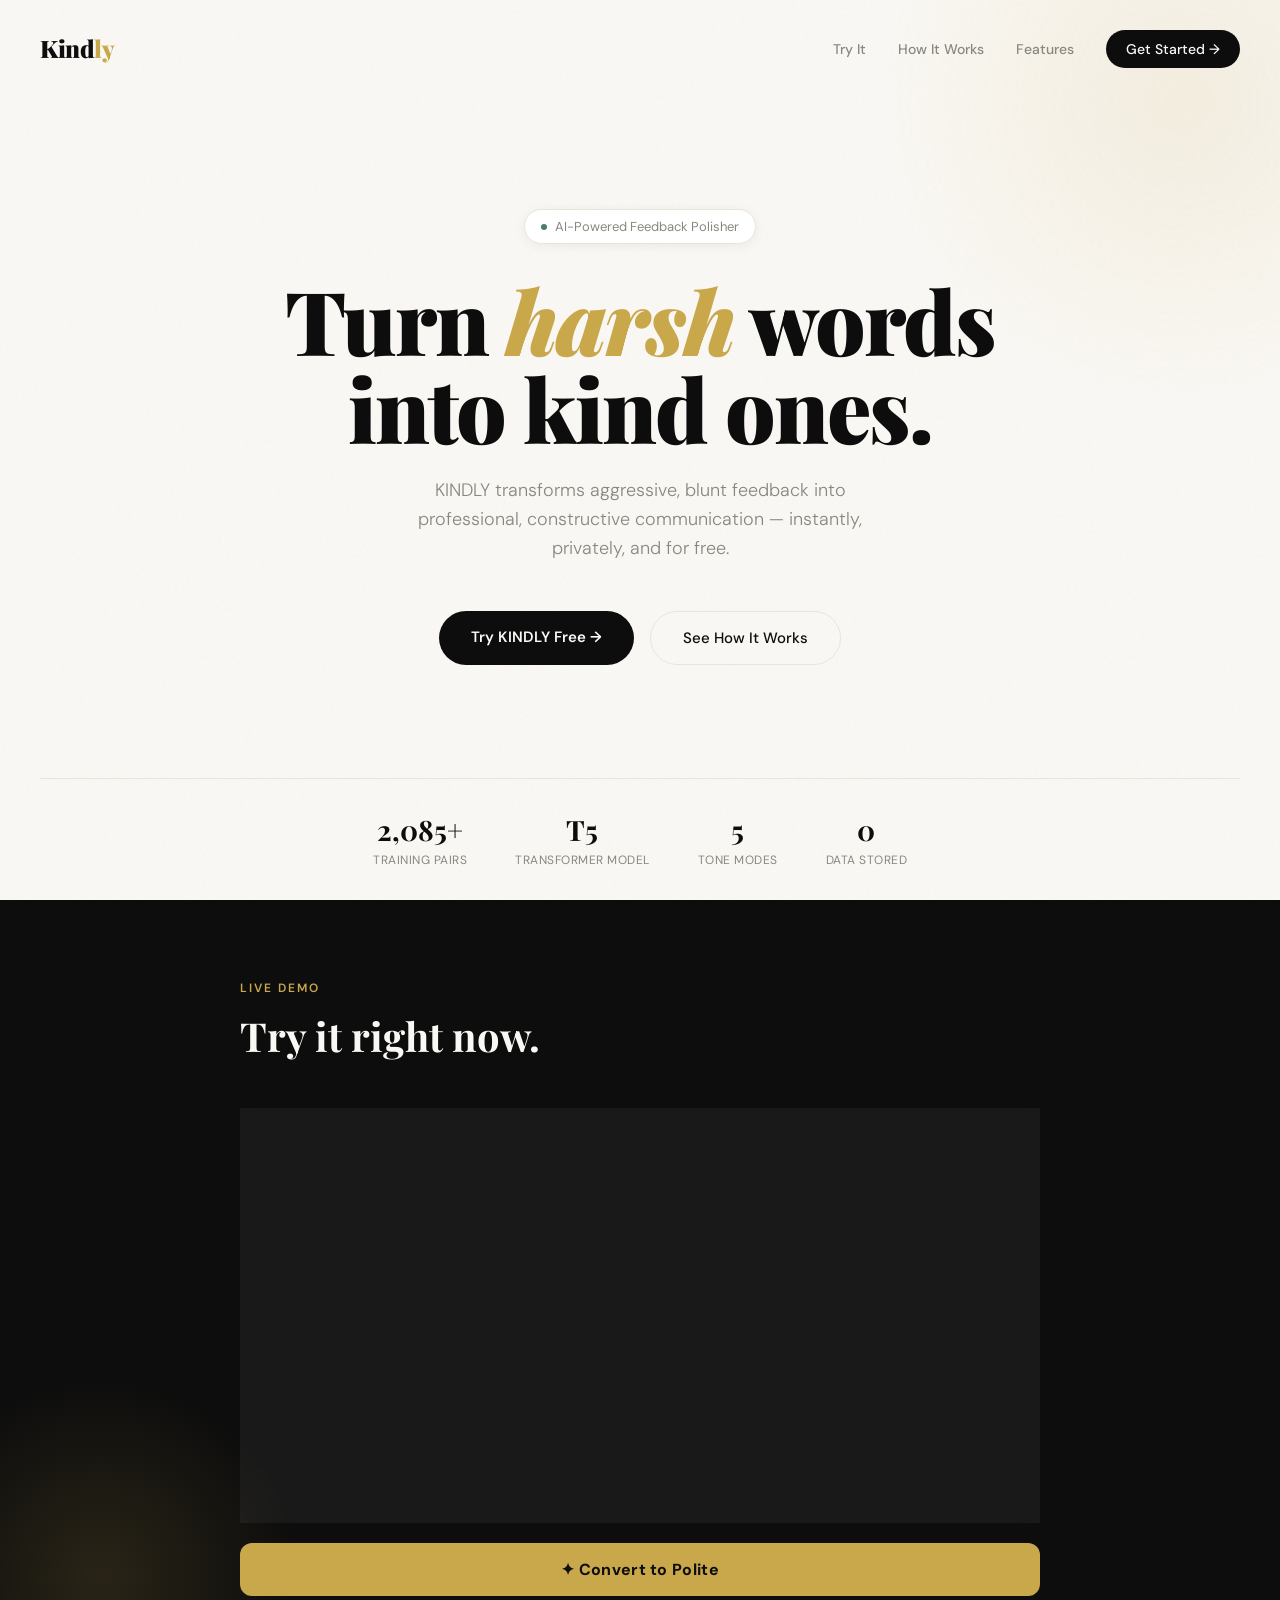
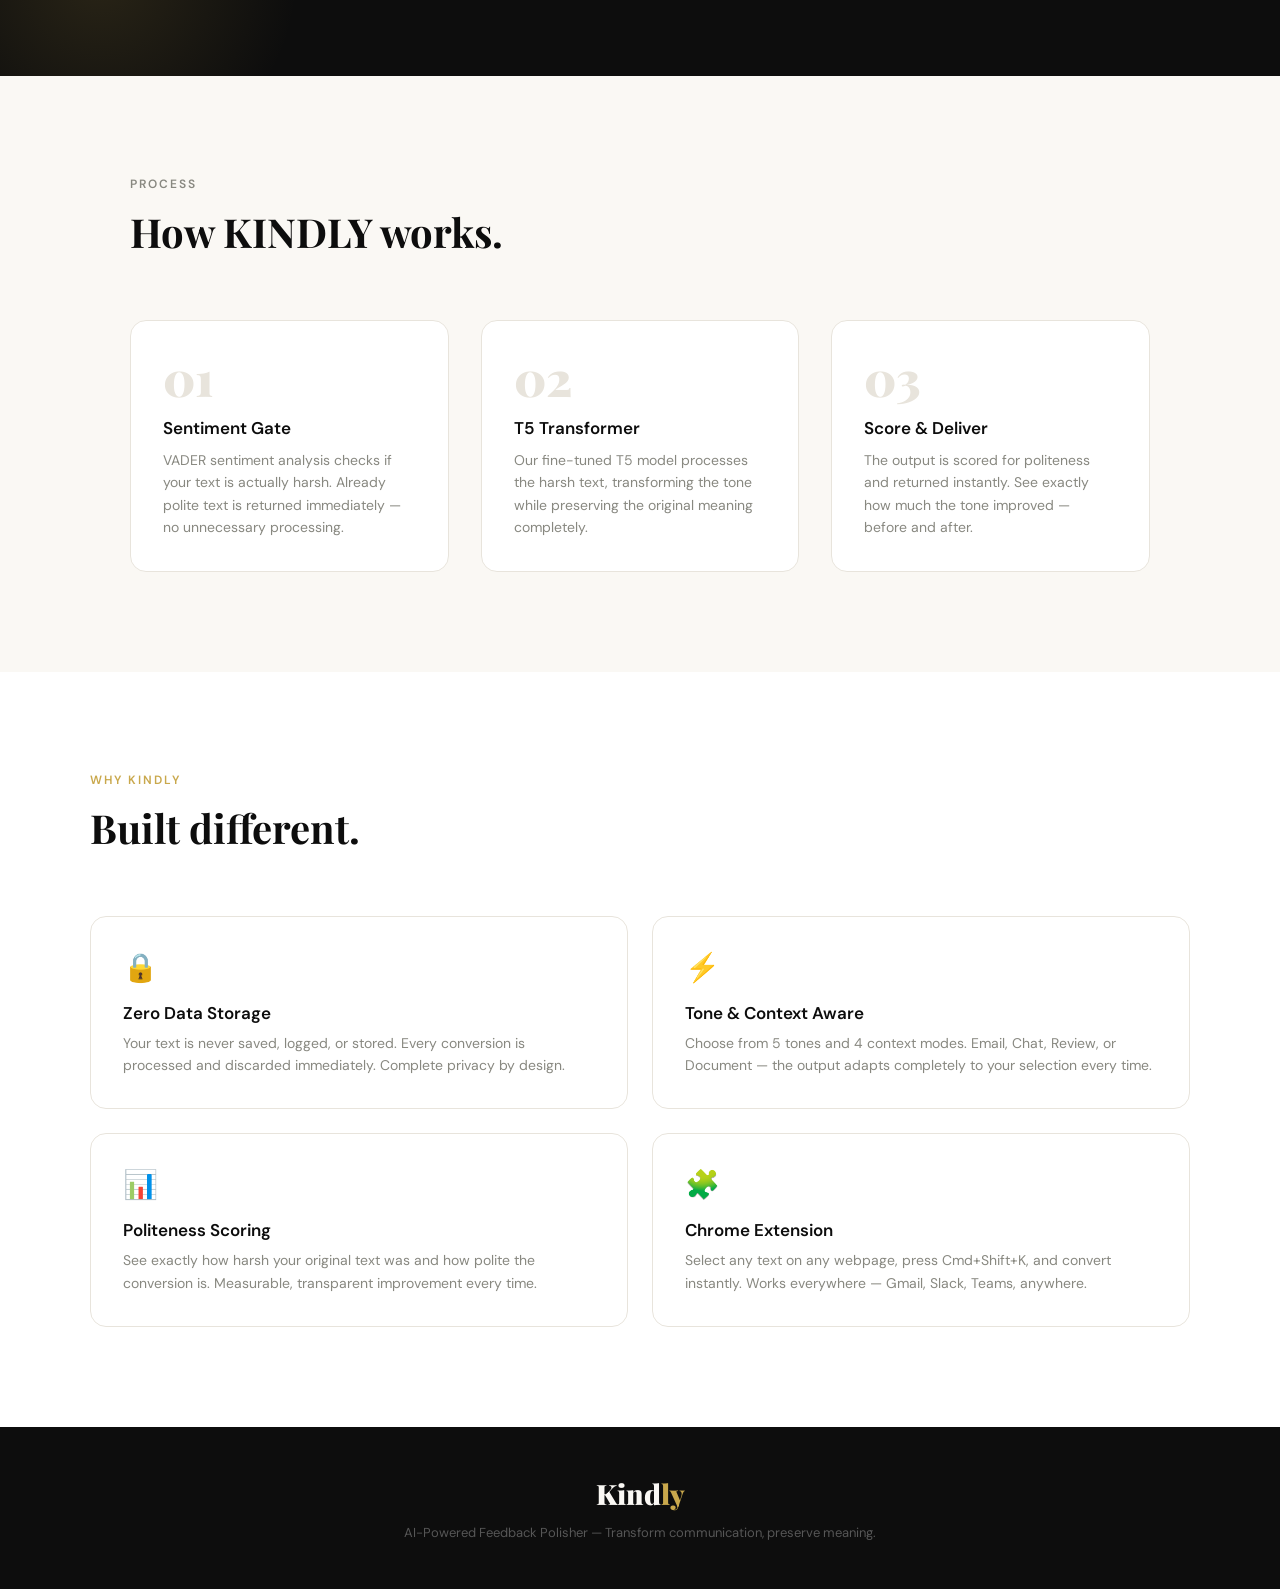
<file: index.html>
<!DOCTYPE html>
<html lang="en">

<head>
    <meta charset="UTF-8">
    <meta name="viewport" content="width=device-width, initial-scale=1.0">
    <title>KINDLY — Feedback Polisher</title>
    <link
        href="https://fonts.googleapis.com/css2?family=Playfair+Display:wght@700;900&family=DM+Sans:wght@300;400;500;600&display=swap"
        rel="stylesheet">
    <style>
        :root {
            --ink: #0d0d0d;
            --cream: #faf8f4;
            --gold: #c9a84c;
            --gold-light: #e8d5a3;
            --sage: #4a7c6f;
            --rose: #c4564a;
            --muted: #888880;
            --card: #ffffff;
            --border: #e8e4dc;
        }

        * {
            margin: 0;
            padding: 0;
            box-sizing: border-box;
        }

        body {
            font-family: 'DM Sans', sans-serif;
            background: var(--cream);
            color: var(--ink);
            min-height: 100vh;
            overflow-x: hidden;
        }

        body::before {
            content: '';
            position: fixed;
            inset: 0;
            background-image: url("data:image/svg+xml,%3Csvg viewBox='0 0 256 256' xmlns='http://www.w3.org/2000/svg'%3E%3Cfilter id='noise'%3E%3CfeTurbulence type='fractalNoise' baseFrequency='0.9' numOctaves='4' stitchTiles='stitch'/%3E%3C/filter%3E%3Crect width='100%25' height='100%25' filter='url(%23noise)' opacity='0.03'/%3E%3C/svg%3E");
            pointer-events: none;
            z-index: 0;
        }

        .hero {
            position: relative;
            min-height: 100vh;
            display: grid;
            grid-template-rows: auto 1fr auto;
            padding: 0 40px;
            overflow: hidden;
        }

        .hero::after {
            content: '';
            position: absolute;
            top: -200px;
            right: -200px;
            width: 600px;
            height: 600px;
            border-radius: 50%;
            background: radial-gradient(circle, rgba(201, 168, 76, 0.12) 0%, transparent 70%);
            pointer-events: none;
            animation: breathe 8s ease-in-out infinite;
        }

        @keyframes breathe {

            0%,
            100% {
                transform: scale(1);
                opacity: 0.6;
            }

            50% {
                transform: scale(1.1);
                opacity: 1;
            }
        }

        nav {
            display: flex;
            align-items: center;
            justify-content: space-between;
            padding: 32px 0;
            position: relative;
            z-index: 10;
        }

        .logo {
            font-family: 'Playfair Display', serif;
            font-size: 24px;
            font-weight: 900;
            letter-spacing: -0.5px;
            color: var(--ink);
        }

        .logo span {
            color: var(--gold);
        }

        .nav-links {
            display: flex;
            gap: 32px;
            list-style: none;
        }

        .nav-links a {
            text-decoration: none;
            color: var(--muted);
            font-size: 14px;
            font-weight: 500;
            transition: color 0.2s;
        }

        .nav-links a:hover {
            color: var(--ink);
        }

        .nav-cta {
            background: var(--ink);
            color: var(--cream) !important;
            padding: 10px 20px;
            border-radius: 100px;
            transition: background 0.2s !important;
        }

        .nav-cta:hover {
            background: var(--gold) !important;
            color: var(--ink) !important;
        }

        .hero-content {
            display: flex;
            flex-direction: column;
            align-items: center;
            justify-content: center;
            text-align: center;
            padding: 60px 0;
            position: relative;
            z-index: 10;
        }

        .hero-badge {
            display: inline-flex;
            align-items: center;
            gap: 8px;
            background: white;
            border: 1px solid var(--border);
            padding: 8px 16px;
            border-radius: 100px;
            font-size: 13px;
            color: var(--muted);
            margin-bottom: 32px;
            animation: fadeSlideUp 0.8s ease forwards;
            box-shadow: 0 2px 12px rgba(0, 0, 0, 0.06);
        }

        .hero-badge .dot {
            width: 6px;
            height: 6px;
            border-radius: 50%;
            background: var(--sage);
            animation: pulse 2s infinite;
        }

        @keyframes pulse {

            0%,
            100% {
                opacity: 1;
                transform: scale(1);
            }

            50% {
                opacity: 0.5;
                transform: scale(0.8);
            }
        }

        h1 {
            font-family: 'Playfair Display', serif;
            font-size: clamp(48px, 8vw, 88px);
            font-weight: 900;
            line-height: 1.0;
            letter-spacing: -2px;
            margin-bottom: 24px;
            animation: fadeSlideUp 0.8s 0.1s ease both;
        }

        h1 em {
            font-style: italic;
            color: var(--gold);
        }

        .hero-sub {
            font-size: 18px;
            color: var(--muted);
            max-width: 480px;
            line-height: 1.6;
            font-weight: 300;
            margin-bottom: 48px;
            animation: fadeSlideUp 0.8s 0.2s ease both;
        }

        .hero-actions {
            display: flex;
            gap: 16px;
            animation: fadeSlideUp 0.8s 0.3s ease both;
        }

        .btn-primary {
            background: var(--ink);
            color: var(--cream);
            border: none;
            padding: 16px 32px;
            border-radius: 100px;
            font-size: 15px;
            font-weight: 600;
            cursor: pointer;
            font-family: inherit;
            transition: all 0.2s;
            text-decoration: none;
            display: inline-block;
        }

        .btn-primary:hover {
            background: var(--gold);
            color: var(--ink);
            transform: translateY(-2px);
            box-shadow: 0 8px 24px rgba(201, 168, 76, 0.3);
        }

        .btn-secondary {
            background: transparent;
            color: var(--ink);
            border: 1.5px solid var(--border);
            padding: 16px 32px;
            border-radius: 100px;
            font-size: 15px;
            font-weight: 500;
            cursor: pointer;
            font-family: inherit;
            transition: all 0.2s;
            text-decoration: none;
            display: inline-block;
        }

        .btn-secondary:hover {
            border-color: var(--ink);
            transform: translateY(-2px);
        }

        .hero-stats {
            display: flex;
            gap: 48px;
            padding: 32px 0;
            border-top: 1px solid var(--border);
            position: relative;
            z-index: 10;
            justify-content: center;
            animation: fadeSlideUp 0.8s 0.4s ease both;
        }

        .stat {
            text-align: center;
        }

        .stat-num {
            font-family: 'Playfair Display', serif;
            font-size: 28px;
            font-weight: 700;
            color: var(--ink);
        }

        .stat-label {
            font-size: 12px;
            color: var(--muted);
            margin-top: 4px;
            text-transform: uppercase;
            letter-spacing: 0.5px;
        }

        @keyframes fadeSlideUp {
            from {
                opacity: 0;
                transform: translateY(24px);
            }

            to {
                opacity: 1;
                transform: translateY(0);
            }
        }

        #app {
            background: var(--ink);
            padding: 80px 40px;
            position: relative;
            overflow: hidden;
        }

        #app::before {
            content: '';
            position: absolute;
            bottom: -100px;
            left: -100px;
            width: 400px;
            height: 400px;
            border-radius: 50%;
            background: radial-gradient(circle, rgba(201, 168, 76, 0.15) 0%, transparent 70%);
            pointer-events: none;
        }

        .app-inner {
            max-width: 800px;
            margin: 0 auto;
            position: relative;
            z-index: 1;
        }

        .section-label {
            font-size: 12px;
            text-transform: uppercase;
            letter-spacing: 2px;
            color: var(--gold);
            margin-bottom: 16px;
            font-weight: 600;
        }

        .section-title {
            font-family: 'Playfair Display', serif;
            font-size: 40px;
            font-weight: 700;
            color: var(--cream);
            margin-bottom: 48px;
            line-height: 1.2;
        }

        .app-card {
            background: rgba(255, 255, 255, 0.05);
            border: 1px solid rgba(255, 255, 255, 0.1);
            border-radius: 20px;
            padding: 40px;
            backdrop-filter: blur(10px);
        }

        .field-label {
            font-size: 11px;
            text-transform: uppercase;
            letter-spacing: 1.5px;
            color: rgba(255, 255, 255, 0.4);
            margin-bottom: 10px;
            font-weight: 600;
        }

        textarea#input-text {
            width: 100%;
            height: 130px;
            background: rgba(255, 255, 255, 0.08);
            border: 1px solid rgba(255, 255, 255, 0.12);
            border-radius: 12px;
            padding: 16px;
            font-size: 15px;
            color: white;
            resize: none;
            outline: none;
            font-family: inherit;
            transition: border-color 0.2s;
            line-height: 1.6;
        }

        textarea#input-text::placeholder {
            color: rgba(255, 255, 255, 0.25);
        }

        textarea#input-text:focus {
            border-color: var(--gold);
        }

        .context-row {
            display: grid;
            grid-template-columns: repeat(4, 1fr);
            gap: 8px;
            margin: 8px 0 0 0;
        }

        .tone-row {
            display: grid;
            grid-template-columns: repeat(5, 1fr);
            gap: 8px;
            margin: 8px 0 0 0;
        }

        .ctx-btn {
            padding: 12px 8px;
            background: rgba(255, 255, 255, 0.06);
            border: 1px solid rgba(255, 255, 255, 0.1);
            border-radius: 10px;
            color: rgba(255, 255, 255, 0.6);
            font-size: 13px;
            cursor: pointer;
            font-family: inherit;
            transition: all 0.2s;
            text-align: center;
        }

        .ctx-btn:hover {
            background: rgba(255, 255, 255, 0.1);
            color: white;
        }

        .ctx-btn.active {
            background: var(--gold);
            border-color: var(--gold);
            color: var(--ink);
            font-weight: 600;
        }

        #convert-btn {
            width: 100%;
            padding: 16px;
            background: var(--gold);
            color: var(--ink);
            border: none;
            border-radius: 12px;
            font-size: 16px;
            font-weight: 700;
            cursor: pointer;
            font-family: inherit;
            transition: all 0.2s;
            letter-spacing: 0.3px;
            margin-top: 20px;
        }

        #convert-btn:hover {
            background: var(--gold-light);
            transform: translateY(-1px);
            box-shadow: 0 8px 24px rgba(201, 168, 76, 0.3);
        }

        #convert-btn:disabled {
            opacity: 0.5;
            cursor: not-allowed;
            transform: none;
        }

        .scores-section {
            margin: 28px 0;
            padding: 20px;
            background: rgba(255, 255, 255, 0.04);
            border-radius: 12px;
            border: 1px solid rgba(255, 255, 255, 0.08);
        }

        .score-row {
            display: flex;
            align-items: center;
            gap: 14px;
            margin-bottom: 12px;
        }

        .score-row:last-child {
            margin-bottom: 0;
        }

        .score-tag {
            font-size: 11px;
            color: rgba(255, 255, 255, 0.4);
            width: 50px;
            flex-shrink: 0;
            text-transform: uppercase;
            letter-spacing: 0.5px;
        }

        .bar-track {
            flex: 1;
            height: 6px;
            background: rgba(255, 255, 255, 0.08);
            border-radius: 6px;
            overflow: hidden;
        }

        .bar-fill {
            height: 100%;
            border-radius: 6px;
            transition: width 1s cubic-bezier(0.4, 0, 0.2, 1);
            background: linear-gradient(90deg, #c4564a, #c9a84c, #4a7c6f);
        }

        .score-info {
            font-size: 12px;
            color: rgba(255, 255, 255, 0.5);
            width: 140px;
            flex-shrink: 0;
            text-align: right;
        }

        .output-section {
            margin-top: 20px;
            padding: 20px;
            background: rgba(74, 124, 111, 0.15);
            border: 1px solid rgba(74, 124, 111, 0.3);
            border-radius: 12px;
        }

        .output-label {
            font-size: 11px;
            text-transform: uppercase;
            letter-spacing: 1.5px;
            color: var(--sage);
            margin-bottom: 10px;
            font-weight: 600;
        }

        #output-text {
            font-size: 15px;
            color: rgba(255, 255, 255, 0.9);
            line-height: 1.7;
            margin-bottom: 16px;
            white-space: pre-wrap;
        }

        .output-actions {
            display: flex;
            gap: 10px;
        }

        .out-btn {
            padding: 9px 18px;
            border-radius: 8px;
            font-size: 13px;
            cursor: pointer;
            font-family: inherit;
            transition: all 0.2s;
            font-weight: 500;
        }

        #copy-btn {
            background: rgba(255, 255, 255, 0.1);
            border: 1px solid rgba(255, 255, 255, 0.15);
            color: white;
        }

        #copy-btn:hover {
            background: rgba(255, 255, 255, 0.15);
        }

        #clear-btn {
            background: transparent;
            border: 1px solid rgba(255, 255, 255, 0.1);
            color: rgba(255, 255, 255, 0.5);
        }

        #clear-btn:hover {
            color: white;
            border-color: rgba(255, 255, 255, 0.3);
        }

        #loading {
            text-align: center;
            padding: 24px;
            color: rgba(255, 255, 255, 0.4);
            font-size: 14px;
        }

        .spinner {
            width: 32px;
            height: 32px;
            border: 2px solid rgba(255, 255, 255, 0.1);
            border-top-color: var(--gold);
            border-radius: 50%;
            animation: spin 0.7s linear infinite;
            margin: 0 auto 12px;
        }

        @keyframes spin {
            to {
                transform: rotate(360deg);
            }
        }

        .msg-polite {
            background: rgba(74, 124, 111, 0.15);
            border: 1px solid rgba(74, 124, 111, 0.3);
            color: #7bc4b4;
            padding: 14px 18px;
            border-radius: 10px;
            font-size: 14px;
            margin-top: 16px;
        }

        .msg-error {
            background: rgba(196, 86, 74, 0.15);
            border: 1px solid rgba(196, 86, 74, 0.3);
            color: #e8907e;
            padding: 14px 18px;
            border-radius: 10px;
            font-size: 14px;
            margin-top: 16px;
        }

        .how-section {
            padding: 100px 40px;
            max-width: 1100px;
            margin: 0 auto;
        }

        .how-section .section-label {
            color: var(--muted);
        }

        .how-section .section-title {
            color: var(--ink);
            margin-bottom: 64px;
        }

        .steps-grid {
            display: grid;
            grid-template-columns: repeat(3, 1fr);
            gap: 32px;
        }

        .step-card {
            padding: 32px;
            border: 1px solid var(--border);
            border-radius: 16px;
            background: white;
            transition: all 0.3s;
            position: relative;
            overflow: hidden;
        }

        .step-card::before {
            content: '';
            position: absolute;
            top: 0;
            left: 0;
            right: 0;
            height: 3px;
            background: var(--gold);
            transform: scaleX(0);
            transition: transform 0.3s;
        }

        .step-card:hover {
            transform: translateY(-4px);
            box-shadow: 0 16px 48px rgba(0, 0, 0, 0.08);
        }

        .step-card:hover::before {
            transform: scaleX(1);
        }

        .step-num {
            font-family: 'Playfair Display', serif;
            font-size: 48px;
            font-weight: 900;
            color: var(--border);
            line-height: 1;
            margin-bottom: 16px;
        }

        .step-title {
            font-size: 17px;
            font-weight: 600;
            margin-bottom: 10px;
            color: var(--ink);
        }

        .step-desc {
            font-size: 14px;
            color: var(--muted);
            line-height: 1.6;
        }

        .features-section {
            background: white;
            padding: 100px 40px;
        }

        .features-inner {
            max-width: 1100px;
            margin: 0 auto;
        }

        .features-grid {
            display: grid;
            grid-template-columns: repeat(2, 1fr);
            gap: 24px;
            margin-top: 64px;
        }

        .feature-card {
            padding: 32px;
            border-radius: 16px;
            border: 1px solid var(--border);
            transition: all 0.3s;
        }

        .feature-card:hover {
            border-color: var(--gold);
            box-shadow: 0 8px 32px rgba(201, 168, 76, 0.1);
        }

        .feature-icon {
            font-size: 28px;
            margin-bottom: 16px;
        }

        .feature-title {
            font-size: 17px;
            font-weight: 600;
            margin-bottom: 8px;
            color: var(--ink);
        }

        .feature-desc {
            font-size: 14px;
            color: var(--muted);
            line-height: 1.6;
        }

        footer {
            background: var(--ink);
            padding: 48px 40px;
            text-align: center;
        }

        .footer-logo {
            font-family: 'Playfair Display', serif;
            font-size: 28px;
            font-weight: 900;
            color: var(--cream);
            margin-bottom: 12px;
        }

        .footer-logo span {
            color: var(--gold);
        }

        footer p {
            font-size: 13px;
            color: rgba(255, 255, 255, 0.3);
        }

        .hidden {
            display: none;
        }

        .reveal {
            opacity: 0;
            transform: translateY(32px);
            transition: all 0.7s ease;
        }

        .reveal.visible {
            opacity: 1;
            transform: translateY(0);
        }
    </style>
</head>

<body>

    <section class="hero">
        <nav>
            <div class="logo">Kind<span>ly</span></div>
            <ul class="nav-links">
                <li><a href="#app">Try It</a></li>
                <li><a href="#how">How It Works</a></li>
                <li><a href="#features">Features</a></li>
                <li><a href="#app" class="nav-cta">Get Started →</a></li>
            </ul>
        </nav>

        <div class="hero-content">
            <div class="hero-badge">
                <span class="dot"></span>
                AI-Powered Feedback Polisher
            </div>
            <h1>Turn <em>harsh</em> words<br>into kind ones.</h1>
            <p class="hero-sub">KINDLY transforms aggressive, blunt feedback into professional, constructive
                communication — instantly, privately, and for free.</p>
            <div class="hero-actions">
                <a href="#app" class="btn-primary">Try KINDLY Free →</a>
                <a href="#how" class="btn-secondary">See How It Works</a>
            </div>
        </div>

        <div class="hero-stats">
            <div class="stat">
                <div class="stat-num">2,085+</div>
                <div class="stat-label">Training Pairs</div>
            </div>
            <div class="stat">
                <div class="stat-num">T5</div>
                <div class="stat-label">Transformer Model</div>
            </div>
            <div class="stat">
                <div class="stat-num">5</div>
                <div class="stat-label">Tone Modes</div>
            </div>
            <div class="stat">
                <div class="stat-num">0</div>
                <div class="stat-label">Data Stored</div>
            </div>
        </div>
    </section>

    <section id="app">
        <div class="app-inner">
            <div class="section-label">Live Demo</div>
            <div class="section-title">Try it right now.</div>

            <div class="app-card">
                <div class="field-label">Enter Harsh Text</div>
                <textarea id="input-text"
                    placeholder="e.g. Your code is a complete mess. Did you even test this?"></textarea>

                <div style="margin-top:20px">
                    <div class="field-label">Tone</div>
                    <div class="tone-row">
                        <button class="ctx-btn tone-btn active" data-tone="professional">💼 Professional</button>
                        <button class="ctx-btn tone-btn" data-tone="friendly">😊 Friendly</button>
                        <button class="ctx-btn tone-btn" data-tone="encouraging">💪 Encouraging</button>
                        <button class="ctx-btn tone-btn" data-tone="empathetic">🤝 Empathetic</button>
                        <button class="ctx-btn tone-btn" data-tone="humorous">😄 Humorous</button>
                    </div>
                </div>

                <div style="margin-top:20px">
                    <div class="field-label">Context</div>
                    <div class="context-row">
                        <button class="ctx-btn ctx-btn-context active" data-context="email">📧 Email</button>
                        <button class="ctx-btn ctx-btn-context" data-context="chat">💬 Chat</button>
                        <button class="ctx-btn ctx-btn-context" data-context="review">📝 Review</button>
                        <button class="ctx-btn ctx-btn-context" data-context="document">📄 Document</button>
                    </div>
                </div>
            </div>

            <button id="convert-btn">✦ Convert to Polite</button>

            <div id="loading" class="hidden">
                <div class="spinner"></div>
                Analysing and converting...
            </div>

            <div id="polite-msg" class="msg-polite hidden">
                ✓ This text is already polite. No conversion needed.
            </div>

            <div id="error-msg" class="msg-error hidden"></div>

            <div id="results" class="hidden">
                <div class="scores-section">
                    <div class="field-label" style="margin-bottom:16px">Politeness Score</div>
                    <div class="score-row">
                        <span class="score-tag">Before</span>
                        <div class="bar-track">
                            <div class="bar-fill" id="before-bar" style="width:0%"></div>
                        </div>
                        <span class="score-info" id="before-info"></span>
                    </div>
                    <div class="score-row">
                        <span class="score-tag">After</span>
                        <div class="bar-track">
                            <div class="bar-fill" id="after-bar" style="width:0%"></div>
                        </div>
                        <span class="score-info" id="after-info"></span>
                    </div>
                </div>
                <div class="output-section">
                    <div class="output-label">✦ Polite Version</div>
                    <div id="output-text"></div>
                    <div class="output-actions">
                        <button class="out-btn" id="copy-btn">📋 Copy</button>
                        <button class="out-btn" id="clear-btn">↺ New</button>
                    </div>
                </div>
            </div>

        </div>
    </section>

    <section id="how">
        <div class="how-section">
            <div class="section-label reveal">Process</div>
            <div class="section-title reveal">How KINDLY works.</div>
            <div class="steps-grid">
                <div class="step-card reveal">
                    <div class="step-num">01</div>
                    <div class="step-title">Sentiment Gate</div>
                    <div class="step-desc">VADER sentiment analysis checks if your text is actually harsh. Already
                        polite text is returned immediately — no unnecessary processing.</div>
                </div>
                <div class="step-card reveal">
                    <div class="step-num">02</div>
                    <div class="step-title">T5 Transformer</div>
                    <div class="step-desc">Our fine-tuned T5 model processes the harsh text, transforming the tone
                        while preserving the original meaning completely.</div>
                </div>
                <div class="step-card reveal">
                    <div class="step-num">03</div>
                    <div class="step-title">Score & Deliver</div>
                    <div class="step-desc">The output is scored for politeness and returned instantly. See exactly
                        how much the tone improved — before and after.</div>
                </div>
            </div>
        </div>
    </section>

    <section id="features">
        <div class="features-section">
            <div class="features-inner">
                <div class="section-label reveal">Why KINDLY</div>
                <div class="section-title reveal" style="-webkit-text-fill-color: var(--ink); color: var(--ink);">
                    Built different.</div>
                <div class="features-grid">
                    <div class="feature-card reveal">
                        <div class="feature-icon">🔒</div>
                        <div class="feature-title">Zero Data Storage</div>
                        <div class="feature-desc">Your text is never saved, logged, or stored. Every conversion is
                            processed and discarded immediately. Complete privacy by design.</div>
                    </div>
                    <div class="feature-card reveal">
                        <div class="feature-icon">⚡</div>
                        <div class="feature-title">Tone & Context Aware</div>
                        <div class="feature-desc">Choose from 5 tones and 4 context modes. Email, Chat, Review, or
                            Document — the output adapts completely to your selection every time.</div>
                    </div>
                    <div class="feature-card reveal">
                        <div class="feature-icon">📊</div>
                        <div class="feature-title">Politeness Scoring</div>
                        <div class="feature-desc">See exactly how harsh your original text was and how polite the
                            conversion is. Measurable, transparent improvement every time.</div>
                    </div>
                    <div class="feature-card reveal">
                        <div class="feature-icon">🧩</div>
                        <div class="feature-title">Chrome Extension</div>
                        <div class="feature-desc">Select any text on any webpage, press Cmd+Shift+K, and convert
                            instantly. Works everywhere — Gmail, Slack, Teams, anywhere.</div>
                    </div>
                </div>
            </div>
        </div>
    </section>

    <footer>
        <div class="footer-logo">Kind<span>ly</span></div>
        <p>AI-Powered Feedback Polisher — Transform communication, preserve meaning.</p>
    </footer>

    <script>
        const API = 'http://127.0.0.1:5000/convert';

        let selectedTone = 'professional';
        let selectedContext = 'email';

        document.querySelectorAll('.tone-btn').forEach(btn => {
            btn.addEventListener('click', () => {
                document.querySelectorAll('.tone-btn').forEach(b => b.classList.remove('active'));
                btn.classList.add('active');
                selectedTone = btn.dataset.tone;
            });
        });

        document.querySelectorAll('.ctx-btn-context').forEach(btn => {
            btn.addEventListener('click', () => {
                document.querySelectorAll('.ctx-btn-context').forEach(b => b.classList.remove('active'));
                btn.classList.add('active');
                selectedContext = btn.dataset.context;
            });
        });

        document.getElementById('convert-btn').addEventListener('click', async () => {
            const text = document.getElementById('input-text').value.trim();
            if (!text) { showError('Please enter some text first.'); return; }
            setLoading(true);
            clearAll();
            try {
                const res = await fetch(API, {
                    method: 'POST',
                    headers: { 'Content-Type': 'application/json' },
                    body: JSON.stringify({ text, tone: selectedTone, context: selectedContext })
                });
                const data = await res.json();
                if (data.message === 'Text is already polite. No conversion needed.') {
                    document.getElementById('polite-msg').classList.remove('hidden');
                } else if (data.converted) {
                    document.getElementById('output-text').textContent = data.converted;
                    document.getElementById('before-bar').style.width = data.input_politeness_score + '%';
                    document.getElementById('after-bar').style.width = data.output_politeness_score + '%';
                    document.getElementById('before-info').textContent = data.input_politeness_label + ' · ' + data.input_politeness_score + '%';
                    document.getElementById('after-info').textContent = data.output_politeness_label + ' · ' + data.output_politeness_score + '%';
                    document.getElementById('results').classList.remove('hidden');
                } else {
                    showError('Conversion failed. Please try again.');
                }
            } catch {
                showError('Cannot connect to KINDLY server. Make sure app.py is running on port 5000.');
            } finally {
                setLoading(false);
            }
        });

        document.getElementById('copy-btn').addEventListener('click', () => {
            navigator.clipboard.writeText(document.getElementById('output-text').textContent).then(() => {
                document.getElementById('copy-btn').textContent = '✓ Copied!';
                setTimeout(() => document.getElementById('copy-btn').textContent = '📋 Copy', 2000);
            });
        });

        document.getElementById('clear-btn').addEventListener('click', () => {
            document.getElementById('input-text').value = '';
            clearAll();
        });

        function setLoading(v) {
            document.getElementById('loading').classList.toggle('hidden', !v);
            document.getElementById('convert-btn').disabled = v;
        }

        function clearAll() {
            ['results', 'error-msg', 'polite-msg'].forEach(id =>
                document.getElementById(id).classList.add('hidden'));
        }

        function showError(msg) {
            const el = document.getElementById('error-msg');
            el.textContent = msg;
            el.classList.remove('hidden');
        }

        const observer = new IntersectionObserver((entries) => {
            entries.forEach(e => { if (e.isIntersecting) e.target.classList.add('visible'); });
        }, { threshold: 0.1 });

        document.querySelectorAll('.reveal').forEach(el => observer.observe(el));
    </script>
</body>

</html>
</file>
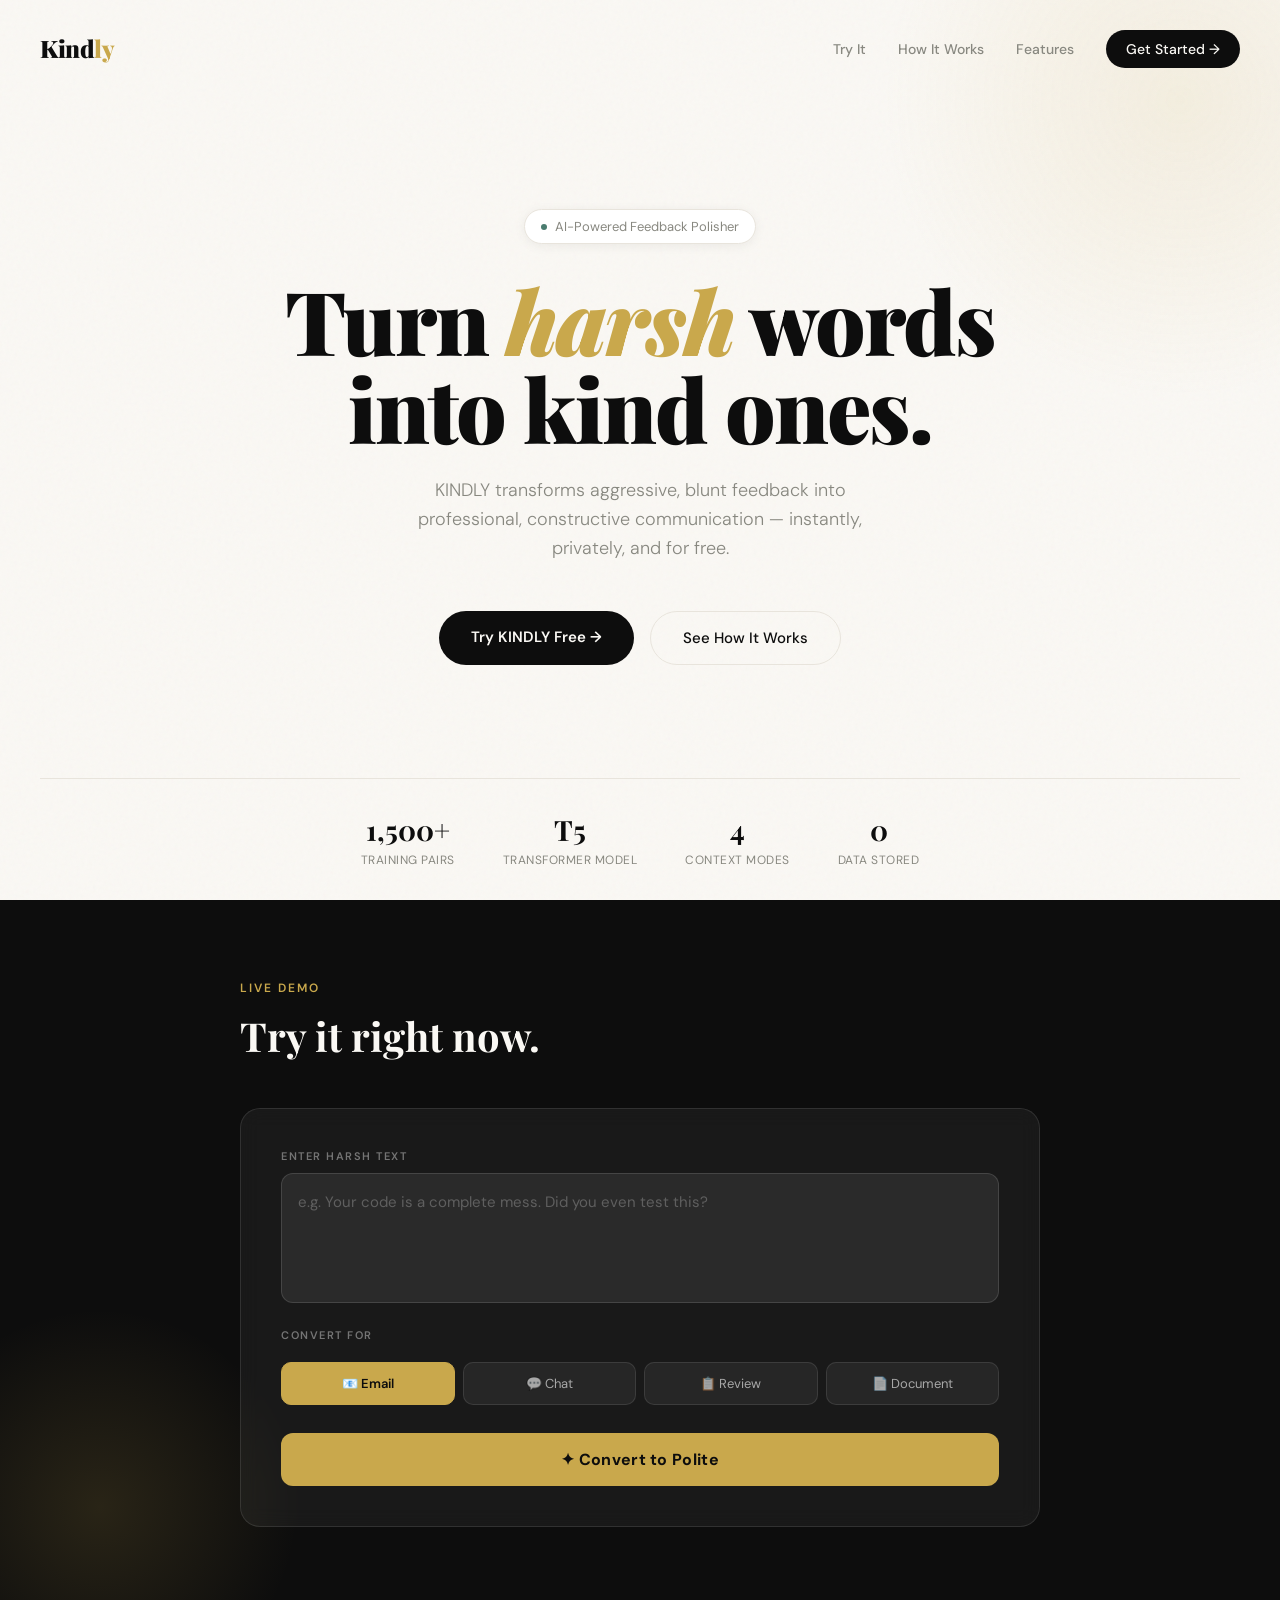
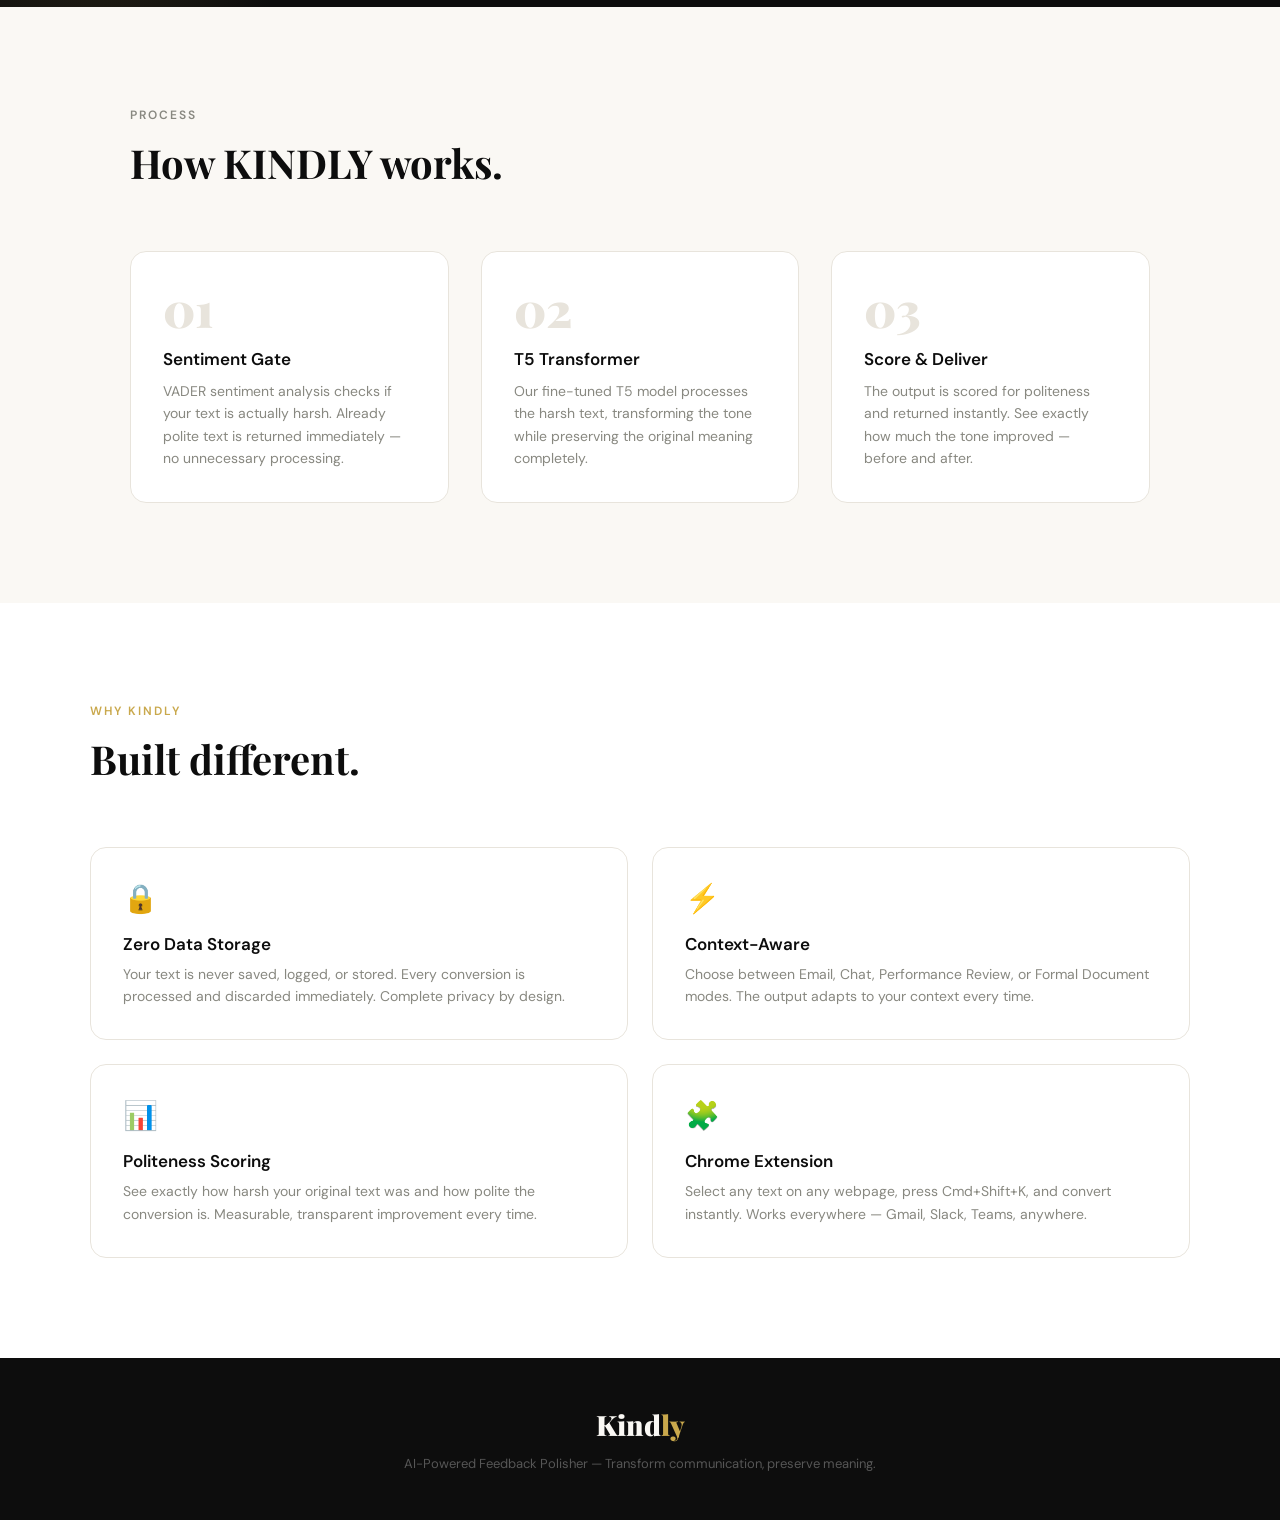
<file: extension/index.html>
<!DOCTYPE html>
<html lang="en">

<head>
    <meta charset="UTF-8">
    <meta name="viewport" content="width=device-width, initial-scale=1.0">
    <title>KINDLY — Feedback Polisher</title>
    <link
        href="https://fonts.googleapis.com/css2?family=Playfair+Display:wght@700;900&family=DM+Sans:wght@300;400;500;600&display=swap"
        rel="stylesheet">
    <style>
        :root {
            --ink: #0d0d0d;
            --cream: #faf8f4;
            --gold: #c9a84c;
            --gold-light: #e8d5a3;
            --sage: #4a7c6f;
            --rose: #c4564a;
            --muted: #888880;
            --card: #ffffff;
            --border: #e8e4dc;
        }

        * {
            margin: 0;
            padding: 0;
            box-sizing: border-box;
        }

        body {
            font-family: 'DM Sans', sans-serif;
            background: var(--cream);
            color: var(--ink);
            min-height: 100vh;
            overflow-x: hidden;
        }

        body::before {
            content: '';
            position: fixed;
            inset: 0;
            background-image: url("data:image/svg+xml,%3Csvg viewBox='0 0 256 256' xmlns='http://www.w3.org/2000/svg'%3E%3Cfilter id='noise'%3E%3CfeTurbulence type='fractalNoise' baseFrequency='0.9' numOctaves='4' stitchTiles='stitch'/%3E%3C/filter%3E%3Crect width='100%25' height='100%25' filter='url(%23noise)' opacity='0.03'/%3E%3C/svg%3E");
            pointer-events: none;
            z-index: 0;
        }

        .hero {
            position: relative;
            min-height: 100vh;
            display: grid;
            grid-template-rows: auto 1fr auto;
            padding: 0 40px;
            overflow: hidden;
        }

        .hero::after {
            content: '';
            position: absolute;
            top: -200px;
            right: -200px;
            width: 600px;
            height: 600px;
            border-radius: 50%;
            background: radial-gradient(circle, rgba(201, 168, 76, 0.12) 0%, transparent 70%);
            pointer-events: none;
            animation: breathe 8s ease-in-out infinite;
        }

        @keyframes breathe {

            0%,
            100% {
                transform: scale(1);
                opacity: 0.6;
            }

            50% {
                transform: scale(1.1);
                opacity: 1;
            }
        }

        nav {
            display: flex;
            align-items: center;
            justify-content: space-between;
            padding: 32px 0;
            position: relative;
            z-index: 10;
        }

        .logo {
            font-family: 'Playfair Display', serif;
            font-size: 24px;
            font-weight: 900;
            letter-spacing: -0.5px;
            color: var(--ink);
        }

        .logo span {
            color: var(--gold);
        }

        .nav-links {
            display: flex;
            gap: 32px;
            list-style: none;
        }

        .nav-links a {
            text-decoration: none;
            color: var(--muted);
            font-size: 14px;
            font-weight: 500;
            transition: color 0.2s;
        }

        .nav-links a:hover {
            color: var(--ink);
        }

        .nav-cta {
            background: var(--ink);
            color: var(--cream) !important;
            padding: 10px 20px;
            border-radius: 100px;
            transition: background 0.2s !important;
        }

        .nav-cta:hover {
            background: var(--gold) !important;
            color: var(--ink) !important;
        }

        .hero-content {
            display: flex;
            flex-direction: column;
            align-items: center;
            justify-content: center;
            text-align: center;
            padding: 60px 0;
            position: relative;
            z-index: 10;
        }

        .hero-badge {
            display: inline-flex;
            align-items: center;
            gap: 8px;
            background: white;
            border: 1px solid var(--border);
            padding: 8px 16px;
            border-radius: 100px;
            font-size: 13px;
            color: var(--muted);
            margin-bottom: 32px;
            animation: fadeSlideUp 0.8s ease forwards;
            box-shadow: 0 2px 12px rgba(0, 0, 0, 0.06);
        }

        .hero-badge .dot {
            width: 6px;
            height: 6px;
            border-radius: 50%;
            background: var(--sage);
            animation: pulse 2s infinite;
        }

        @keyframes pulse {

            0%,
            100% {
                opacity: 1;
                transform: scale(1);
            }

            50% {
                opacity: 0.5;
                transform: scale(0.8);
            }
        }

        h1 {
            font-family: 'Playfair Display', serif;
            font-size: clamp(48px, 8vw, 88px);
            font-weight: 900;
            line-height: 1.0;
            letter-spacing: -2px;
            margin-bottom: 24px;
            animation: fadeSlideUp 0.8s 0.1s ease both;
        }

        h1 em {
            font-style: italic;
            color: var(--gold);
        }

        .hero-sub {
            font-size: 18px;
            color: var(--muted);
            max-width: 480px;
            line-height: 1.6;
            font-weight: 300;
            margin-bottom: 48px;
            animation: fadeSlideUp 0.8s 0.2s ease both;
        }

        .hero-actions {
            display: flex;
            gap: 16px;
            animation: fadeSlideUp 0.8s 0.3s ease both;
        }

        .btn-primary {
            background: var(--ink);
            color: var(--cream);
            border: none;
            padding: 16px 32px;
            border-radius: 100px;
            font-size: 15px;
            font-weight: 600;
            cursor: pointer;
            font-family: inherit;
            transition: all 0.2s;
            text-decoration: none;
            display: inline-block;
        }

        .btn-primary:hover {
            background: var(--gold);
            color: var(--ink);
            transform: translateY(-2px);
            box-shadow: 0 8px 24px rgba(201, 168, 76, 0.3);
        }

        .btn-secondary {
            background: transparent;
            color: var(--ink);
            border: 1.5px solid var(--border);
            padding: 16px 32px;
            border-radius: 100px;
            font-size: 15px;
            font-weight: 500;
            cursor: pointer;
            font-family: inherit;
            transition: all 0.2s;
            text-decoration: none;
            display: inline-block;
        }

        .btn-secondary:hover {
            border-color: var(--ink);
            transform: translateY(-2px);
        }

        .hero-stats {
            display: flex;
            gap: 48px;
            padding: 32px 0;
            border-top: 1px solid var(--border);
            position: relative;
            z-index: 10;
            justify-content: center;
            animation: fadeSlideUp 0.8s 0.4s ease both;
        }

        .stat {
            text-align: center;
        }

        .stat-num {
            font-family: 'Playfair Display', serif;
            font-size: 28px;
            font-weight: 700;
            color: var(--ink);
        }

        .stat-label {
            font-size: 12px;
            color: var(--muted);
            margin-top: 4px;
            text-transform: uppercase;
            letter-spacing: 0.5px;
        }

        @keyframes fadeSlideUp {
            from {
                opacity: 0;
                transform: translateY(24px);
            }

            to {
                opacity: 1;
                transform: translateY(0);
            }
        }

        #app {
            background: var(--ink);
            padding: 80px 40px;
            position: relative;
            overflow: hidden;
        }

        #app::before {
            content: '';
            position: absolute;
            bottom: -100px;
            left: -100px;
            width: 400px;
            height: 400px;
            border-radius: 50%;
            background: radial-gradient(circle, rgba(201, 168, 76, 0.15) 0%, transparent 70%);
            pointer-events: none;
        }

        .app-inner {
            max-width: 800px;
            margin: 0 auto;
            position: relative;
            z-index: 1;
        }

        .section-label {
            font-size: 12px;
            text-transform: uppercase;
            letter-spacing: 2px;
            color: var(--gold);
            margin-bottom: 16px;
            font-weight: 600;
        }

        .section-title {
            font-family: 'Playfair Display', serif;
            font-size: 40px;
            font-weight: 700;
            color: var(--cream);
            margin-bottom: 48px;
            line-height: 1.2;
        }

        .app-card {
            background: rgba(255, 255, 255, 0.05);
            border: 1px solid rgba(255, 255, 255, 0.1);
            border-radius: 20px;
            padding: 40px;
            backdrop-filter: blur(10px);
        }

        .field-label {
            font-size: 11px;
            text-transform: uppercase;
            letter-spacing: 1.5px;
            color: rgba(255, 255, 255, 0.4);
            margin-bottom: 10px;
            font-weight: 600;
        }

        textarea#input-text {
            width: 100%;
            height: 130px;
            background: rgba(255, 255, 255, 0.08);
            border: 1px solid rgba(255, 255, 255, 0.12);
            border-radius: 12px;
            padding: 16px;
            font-size: 15px;
            color: white;
            resize: none;
            outline: none;
            font-family: inherit;
            transition: border-color 0.2s;
            line-height: 1.6;
        }

        textarea#input-text::placeholder {
            color: rgba(255, 255, 255, 0.25);
        }

        textarea#input-text:focus {
            border-color: var(--gold);
        }

        .context-row {
            display: grid;
            grid-template-columns: repeat(4, 1fr);
            gap: 8px;
            margin: 20px 0;
        }

        .ctx-btn {
            padding: 12px 8px;
            background: rgba(255, 255, 255, 0.06);
            border: 1px solid rgba(255, 255, 255, 0.1);
            border-radius: 10px;
            color: rgba(255, 255, 255, 0.6);
            font-size: 13px;
            cursor: pointer;
            font-family: inherit;
            transition: all 0.2s;
            text-align: center;
        }

        .ctx-btn:hover {
            background: rgba(255, 255, 255, 0.1);
            color: white;
        }

        .ctx-btn.active {
            background: var(--gold);
            border-color: var(--gold);
            color: var(--ink);
            font-weight: 600;
        }

        #convert-btn {
            width: 100%;
            padding: 16px;
            background: var(--gold);
            color: var(--ink);
            border: none;
            border-radius: 12px;
            font-size: 16px;
            font-weight: 700;
            cursor: pointer;
            font-family: inherit;
            transition: all 0.2s;
            letter-spacing: 0.3px;
            margin-top: 8px;
        }

        #convert-btn:hover {
            background: var(--gold-light);
            transform: translateY(-1px);
            box-shadow: 0 8px 24px rgba(201, 168, 76, 0.3);
        }

        #convert-btn:disabled {
            opacity: 0.5;
            cursor: not-allowed;
            transform: none;
        }

        .scores-section {
            margin: 28px 0;
            padding: 20px;
            background: rgba(255, 255, 255, 0.04);
            border-radius: 12px;
            border: 1px solid rgba(255, 255, 255, 0.08);
        }

        .score-row {
            display: flex;
            align-items: center;
            gap: 14px;
            margin-bottom: 12px;
        }

        .score-row:last-child {
            margin-bottom: 0;
        }

        .score-tag {
            font-size: 11px;
            color: rgba(255, 255, 255, 0.4);
            width: 50px;
            flex-shrink: 0;
            text-transform: uppercase;
            letter-spacing: 0.5px;
        }

        .bar-track {
            flex: 1;
            height: 6px;
            background: rgba(255, 255, 255, 0.08);
            border-radius: 6px;
            overflow: hidden;
        }

        .bar-fill {
            height: 100%;
            border-radius: 6px;
            transition: width 1s cubic-bezier(0.4, 0, 0.2, 1);
            background: linear-gradient(90deg, #c4564a, #c9a84c, #4a7c6f);
        }

        .score-info {
            font-size: 12px;
            color: rgba(255, 255, 255, 0.5);
            width: 140px;
            flex-shrink: 0;
            text-align: right;
        }

        .output-section {
            margin-top: 20px;
            padding: 20px;
            background: rgba(74, 124, 111, 0.15);
            border: 1px solid rgba(74, 124, 111, 0.3);
            border-radius: 12px;
        }

        .output-label {
            font-size: 11px;
            text-transform: uppercase;
            letter-spacing: 1.5px;
            color: var(--sage);
            margin-bottom: 10px;
            font-weight: 600;
        }

        #output-text {
            font-size: 15px;
            color: rgba(255, 255, 255, 0.9);
            line-height: 1.7;
            margin-bottom: 16px;
        }

        .output-actions {
            display: flex;
            gap: 10px;
        }

        .out-btn {
            padding: 9px 18px;
            border-radius: 8px;
            font-size: 13px;
            cursor: pointer;
            font-family: inherit;
            transition: all 0.2s;
            font-weight: 500;
        }

        #copy-btn {
            background: rgba(255, 255, 255, 0.1);
            border: 1px solid rgba(255, 255, 255, 0.15);
            color: white;
        }

        #copy-btn:hover {
            background: rgba(255, 255, 255, 0.15);
        }

        #clear-btn {
            background: transparent;
            border: 1px solid rgba(255, 255, 255, 0.1);
            color: rgba(255, 255, 255, 0.5);
        }

        #clear-btn:hover {
            color: white;
            border-color: rgba(255, 255, 255, 0.3);
        }

        #loading {
            text-align: center;
            padding: 24px;
            color: rgba(255, 255, 255, 0.4);
            font-size: 14px;
        }

        .spinner {
            width: 32px;
            height: 32px;
            border: 2px solid rgba(255, 255, 255, 0.1);
            border-top-color: var(--gold);
            border-radius: 50%;
            animation: spin 0.7s linear infinite;
            margin: 0 auto 12px;
        }

        @keyframes spin {
            to {
                transform: rotate(360deg);
            }
        }

        .msg-polite {
            background: rgba(74, 124, 111, 0.15);
            border: 1px solid rgba(74, 124, 111, 0.3);
            color: #7bc4b4;
            padding: 14px 18px;
            border-radius: 10px;
            font-size: 14px;
            margin-top: 16px;
        }

        .msg-error {
            background: rgba(196, 86, 74, 0.15);
            border: 1px solid rgba(196, 86, 74, 0.3);
            color: #e8907e;
            padding: 14px 18px;
            border-radius: 10px;
            font-size: 14px;
            margin-top: 16px;
        }

        .how-section {
            padding: 100px 40px;
            max-width: 1100px;
            margin: 0 auto;
        }

        .how-section .section-label {
            color: var(--muted);
        }

        .how-section .section-title {
            color: var(--ink);
            margin-bottom: 64px;
        }

        .steps-grid {
            display: grid;
            grid-template-columns: repeat(3, 1fr);
            gap: 32px;
        }

        .step-card {
            padding: 32px;
            border: 1px solid var(--border);
            border-radius: 16px;
            background: white;
            transition: all 0.3s;
            position: relative;
            overflow: hidden;
        }

        .step-card::before {
            content: '';
            position: absolute;
            top: 0;
            left: 0;
            right: 0;
            height: 3px;
            background: var(--gold);
            transform: scaleX(0);
            transition: transform 0.3s;
        }

        .step-card:hover {
            transform: translateY(-4px);
            box-shadow: 0 16px 48px rgba(0, 0, 0, 0.08);
        }

        .step-card:hover::before {
            transform: scaleX(1);
        }

        .step-num {
            font-family: 'Playfair Display', serif;
            font-size: 48px;
            font-weight: 900;
            color: var(--border);
            line-height: 1;
            margin-bottom: 16px;
        }

        .step-title {
            font-size: 17px;
            font-weight: 600;
            margin-bottom: 10px;
            color: var(--ink);
        }

        .step-desc {
            font-size: 14px;
            color: var(--muted);
            line-height: 1.6;
        }

        .features-section {
            background: white;
            padding: 100px 40px;
        }

        .features-inner {
            max-width: 1100px;
            margin: 0 auto;
        }

        .features-grid {
            display: grid;
            grid-template-columns: repeat(2, 1fr);
            gap: 24px;
            margin-top: 64px;
        }

        .feature-card {
            padding: 32px;
            border-radius: 16px;
            border: 1px solid var(--border);
            transition: all 0.3s;
        }

        .feature-card:hover {
            border-color: var(--gold);
            box-shadow: 0 8px 32px rgba(201, 168, 76, 0.1);
        }

        .feature-icon {
            font-size: 28px;
            margin-bottom: 16px;
        }

        .feature-title {
            font-size: 17px;
            font-weight: 600;
            margin-bottom: 8px;
            color: var(--ink);
        }

        .feature-desc {
            font-size: 14px;
            color: var(--muted);
            line-height: 1.6;
        }

        footer {
            background: var(--ink);
            padding: 48px 40px;
            text-align: center;
        }

        .footer-logo {
            font-family: 'Playfair Display', serif;
            font-size: 28px;
            font-weight: 900;
            color: var(--cream);
            margin-bottom: 12px;
        }

        .footer-logo span {
            color: var(--gold);
        }

        footer p {
            font-size: 13px;
            color: rgba(255, 255, 255, 0.3);
        }

        .hidden {
            display: none;
        }

        .reveal {
            opacity: 0;
            transform: translateY(32px);
            transition: all 0.7s ease;
        }

        .reveal.visible {
            opacity: 1;
            transform: translateY(0);
        }
    </style>
</head>

<body>

    <section class="hero">
        <nav>
            <div class="logo">Kind<span>ly</span></div>
            <ul class="nav-links">
                <li><a href="#app">Try It</a></li>
                <li><a href="#how">How It Works</a></li>
                <li><a href="#features">Features</a></li>
                <li><a href="#app" class="nav-cta">Get Started →</a></li>
            </ul>
        </nav>

        <div class="hero-content">
            <div class="hero-badge">
                <span class="dot"></span>
                AI-Powered Feedback Polisher
            </div>
            <h1>Turn <em>harsh</em> words<br>into kind ones.</h1>
            <p class="hero-sub">KINDLY transforms aggressive, blunt feedback into professional, constructive
                communication — instantly, privately, and for free.</p>
            <div class="hero-actions">
                <a href="#app" class="btn-primary">Try KINDLY Free →</a>
                <a href="#how" class="btn-secondary">See How It Works</a>
            </div>
        </div>

        <div class="hero-stats">
            <div class="stat">
                <div class="stat-num">1,500+</div>
                <div class="stat-label">Training Pairs</div>
            </div>
            <div class="stat">
                <div class="stat-num">T5</div>
                <div class="stat-label">Transformer Model</div>
            </div>
            <div class="stat">
                <div class="stat-num">4</div>
                <div class="stat-label">Context Modes</div>
            </div>
            <div class="stat">
                <div class="stat-num">0</div>
                <div class="stat-label">Data Stored</div>
            </div>
        </div>
    </section>

    <section id="app">
        <div class="app-inner">
            <div class="section-label">Live Demo</div>
            <div class="section-title">Try it right now.</div>
            <div class="app-card">
                <div class="field-label">Enter Harsh Text</div>
                <textarea id="input-text"
                    placeholder="e.g. Your code is a complete mess. Did you even test this?"></textarea>
                <div style="margin-top:20px">
                    <div class="field-label">Convert For</div>
                    <div class="context-row">
                        <button class="ctx-btn active" data-context="email">📧 Email</button>
                        <button class="ctx-btn" data-context="chat">💬 Chat</button>
                        <button class="ctx-btn" data-context="review">📋 Review</button>
                        <button class="ctx-btn" data-context="document">📄 Document</button>
                    </div>
                </div>
                <button id="convert-btn">✦ Convert to Polite</button>
                <div id="loading" class="hidden">
                    <div class="spinner"></div>
                    Analysing and converting...
                </div>
                <div id="polite-msg" class="msg-polite hidden">✓ This text is already polite. No conversion needed.
                </div>
                <div id="error-msg" class="msg-error hidden"></div>
                <div id="results" class="hidden">
                    <div class="scores-section">
                        <div class="field-label" style="margin-bottom:16px">Politeness Score</div>
                        <div class="score-row">
                            <span class="score-tag">Before</span>
                            <div class="bar-track">
                                <div class="bar-fill" id="before-bar" style="width:0%"></div>
                            </div>
                            <span class="score-info" id="before-info"></span>
                        </div>
                        <div class="score-row">
                            <span class="score-tag">After</span>
                            <div class="bar-track">
                                <div class="bar-fill" id="after-bar" style="width:0%"></div>
                            </div>
                            <span class="score-info" id="after-info"></span>
                        </div>
                    </div>
                    <div class="output-section">
                        <div class="output-label">✦ Polite Version</div>
                        <div id="output-text"></div>
                        <div class="output-actions">
                            <button class="out-btn" id="copy-btn">📋 Copy</button>
                            <button class="out-btn" id="clear-btn">↺ New</button>
                        </div>
                    </div>
                </div>
            </div>
        </div>
    </section>

    <section id="how">
        <div class="how-section">
            <div class="section-label reveal">Process</div>
            <div class="section-title reveal">How KINDLY works.</div>
            <div class="steps-grid">
                <div class="step-card reveal">
                    <div class="step-num">01</div>
                    <div class="step-title">Sentiment Gate</div>
                    <div class="step-desc">VADER sentiment analysis checks if your text is actually harsh. Already
                        polite text is returned immediately — no unnecessary processing.</div>
                </div>
                <div class="step-card reveal">
                    <div class="step-num">02</div>
                    <div class="step-title">T5 Transformer</div>
                    <div class="step-desc">Our fine-tuned T5 model processes the harsh text, transforming the tone while
                        preserving the original meaning completely.</div>
                </div>
                <div class="step-card reveal">
                    <div class="step-num">03</div>
                    <div class="step-title">Score & Deliver</div>
                    <div class="step-desc">The output is scored for politeness and returned instantly. See exactly how
                        much the tone improved — before and after.</div>
                </div>
            </div>
        </div>
    </section>

    <section id="features">
        <div class="features-section">
            <div class="features-inner">
                <div class="section-label reveal">Why KINDLY</div>
                <div class="section-title reveal" style="-webkit-text-fill-color: var(--ink); color: var(--ink);">Built
                    different.</div>
                <div class="features-grid">
                    <div class="feature-card reveal">
                        <div class="feature-icon">🔒</div>
                        <div class="feature-title">Zero Data Storage</div>
                        <div class="feature-desc">Your text is never saved, logged, or stored. Every conversion is
                            processed and discarded immediately. Complete privacy by design.</div>
                    </div>
                    <div class="feature-card reveal">
                        <div class="feature-icon">⚡</div>
                        <div class="feature-title">Context-Aware</div>
                        <div class="feature-desc">Choose between Email, Chat, Performance Review, or Formal Document
                            modes. The output adapts to your context every time.</div>
                    </div>
                    <div class="feature-card reveal">
                        <div class="feature-icon">📊</div>
                        <div class="feature-title">Politeness Scoring</div>
                        <div class="feature-desc">See exactly how harsh your original text was and how polite the
                            conversion is. Measurable, transparent improvement every time.</div>
                    </div>
                    <div class="feature-card reveal">
                        <div class="feature-icon">🧩</div>
                        <div class="feature-title">Chrome Extension</div>
                        <div class="feature-desc">Select any text on any webpage, press Cmd+Shift+K, and convert
                            instantly. Works everywhere — Gmail, Slack, Teams, anywhere.</div>
                    </div>
                </div>
            </div>
        </div>
    </section>

    <footer>
        <div class="footer-logo">Kind<span>ly</span></div>
        <p>AI-Powered Feedback Polisher — Transform communication, preserve meaning.</p>
    </footer>

    <script>
        const API = 'http://127.0.0.1:5000/convert';
        let ctx = 'email';

        document.querySelectorAll('.ctx-btn').forEach(b => {
            b.addEventListener('click', () => {
                document.querySelectorAll('.ctx-btn').forEach(x => x.classList.remove('active'));
                b.classList.add('active');
                ctx = b.dataset.context;
            });
        });

        document.getElementById('convert-btn').addEventListener('click', async () => {
            const text = document.getElementById('input-text').value.trim();
            if (!text) { showError('Please enter some text first.'); return; }
            setLoading(true);
            clearAll();
            try {
                const res = await fetch(API, {
                    method: 'POST',
                    headers: { 'Content-Type': 'application/json' },
                    body: JSON.stringify({ text, context: ctx })
                });
                const data = await res.json();
                if (data.message === 'Text is already polite. No conversion needed.') {
                    document.getElementById('polite-msg').classList.remove('hidden');
                } else if (data.converted) {
                    document.getElementById('output-text').textContent = data.converted;
                    document.getElementById('before-bar').style.width = data.input_politeness_score + '%';
                    document.getElementById('after-bar').style.width = data.output_politeness_score + '%';
                    document.getElementById('before-info').textContent = data.input_politeness_label + ' · ' + data.input_politeness_score + '%';
                    document.getElementById('after-info').textContent = data.output_politeness_label + ' · ' + data.output_politeness_score + '%';
                    document.getElementById('results').classList.remove('hidden');
                } else {
                    showError('Conversion failed. Please try again.');
                }
            } catch {
                showError('Cannot connect to KINDLY server. Make sure app.py is running on port 5000.');
            } finally {
                setLoading(false);
            }
        });

        document.getElementById('copy-btn').addEventListener('click', () => {
            navigator.clipboard.writeText(document.getElementById('output-text').textContent).then(() => {
                document.getElementById('copy-btn').textContent = '✓ Copied!';
                setTimeout(() => document.getElementById('copy-btn').textContent = '📋 Copy', 2000);
            });
        });

        document.getElementById('clear-btn').addEventListener('click', () => {
            document.getElementById('input-text').value = '';
            clearAll();
        });

        function setLoading(v) {
            document.getElementById('loading').classList.toggle('hidden', !v);
            document.getElementById('convert-btn').disabled = v;
        }

        function clearAll() {
            ['results', 'error-msg', 'polite-msg'].forEach(id =>
                document.getElementById(id).classList.add('hidden'));
        }

        function showError(msg) {
            const el = document.getElementById('error-msg');
            el.textContent = msg;
            el.classList.remove('hidden');
        }

        const observer = new IntersectionObserver((entries) => {
            entries.forEach(e => { if (e.isIntersecting) e.target.classList.add('visible'); });
        }, { threshold: 0.1 });

        document.querySelectorAll('.reveal').forEach(el => observer.observe(el));
    </script>
</body>

</html>
</file>
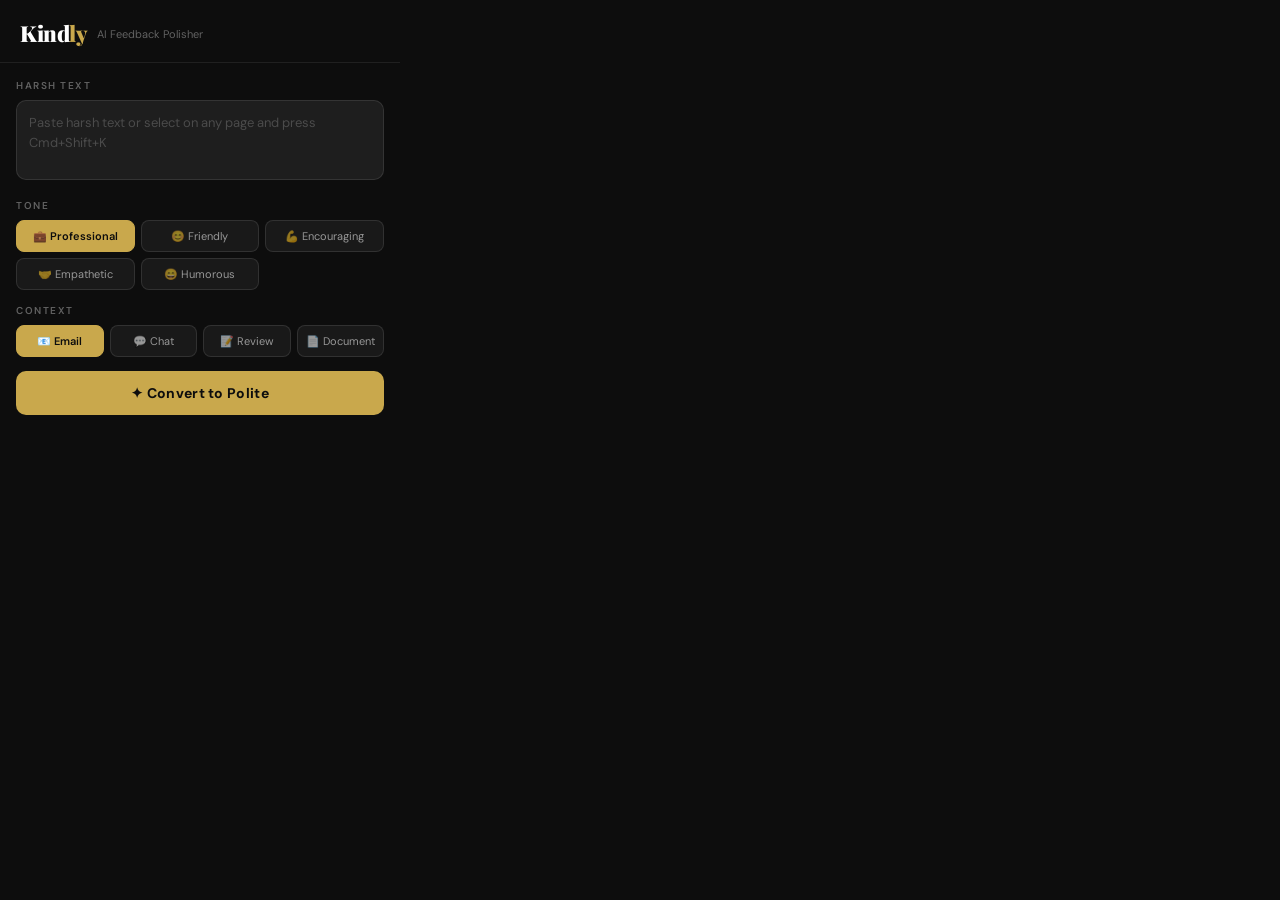
<file: extension/popup.html>
<!DOCTYPE html>
<html>

<head>
    <meta charset="UTF-8">
    <title>KINDLY</title>
    <link rel="stylesheet" href="popup.css">
    <link
        href="https://fonts.googleapis.com/css2?family=Playfair+Display:wght@700;900&family=DM+Sans:wght@300;400;500;600&display=swap"
        rel="stylesheet">
</head>

<body>
    <div class="container">

        <div class="header">
            <div class="logo">Kind<span>ly</span></div>
            <p>AI Feedback Polisher</p>
        </div>

        <div class="main">

            <div class="field">
                <div class="field-label">Harsh Text</div>
                <textarea id="input-text"
                    placeholder="Paste harsh text or select on any page and press Cmd+Shift+K"></textarea>
            </div>

            <div class="field">
                <div class="field-label">Tone</div>
                <div class="btn-grid tone-grid">
                    <button class="pill active" data-tone="professional">💼 Professional</button>
                    <button class="pill" data-tone="friendly">😊 Friendly</button>
                    <button class="pill" data-tone="encouraging">💪 Encouraging</button>
                    <button class="pill" data-tone="empathetic">🤝 Empathetic</button>
                    <button class="pill" data-tone="humorous">😄 Humorous</button>
                </div>
            </div>

            <div class="field">
                <div class="field-label">Context</div>
                <div class="btn-grid ctx-grid">
                    <button class="pill ctx active" data-context="email">📧 Email</button>
                    <button class="pill ctx" data-context="chat">💬 Chat</button>
                    <button class="pill ctx" data-context="review">📝 Review</button>
                    <button class="pill ctx" data-context="document">📄 Document</button>
                </div>
            </div>

            <button id="convert-btn">✦ Convert to Polite</button>

            <div id="loading" class="hidden">
                <div class="spinner"></div>
                <p>Converting...</p>
            </div>

            <div id="error-msg" class="hidden"></div>

            <div id="output-section" class="hidden">
                <div class="output-label">✦ Polite Version</div>
                <div id="output-text"></div>
                <div id="score-line"></div>
                <div class="action-buttons">
                    <button id="copy-btn">📋 Copy</button>
                    <button id="clear-btn">↺ New</button>
                </div>
            </div>

        </div>
    </div>
    <script src="popup.js"></script>
</body>

</html>
</file>
<file: extension/popup.css>
* {
    margin: 0;
    padding: 0;
    box-sizing: border-box;
}

body {
    width: 400px;
    font-family: 'DM Sans', -apple-system, sans-serif;
    background: #0d0d0d;
    color: white;
}

/* ── HEADER ── */
.header {
    padding: 18px 20px 14px;
    border-bottom: 1px solid rgba(255, 255, 255, 0.08);
    display: flex;
    align-items: center;
    gap: 10px;
}

.logo {
    font-family: 'Playfair Display', serif;
    font-size: 22px;
    font-weight: 900;
    color: white;
    letter-spacing: -0.5px;
}

.logo span {
    color: #c9a84c;
}

.header p {
    font-size: 11px;
    color: rgba(255, 255, 255, 0.35);
    font-weight: 400;
    margin-top: 1px;
}

/* ── MAIN ── */
.main {
    padding: 16px;
    display: flex;
    flex-direction: column;
    gap: 14px;
}

/* ── FIELD ── */
.field {}

.field-label {
    font-size: 10px;
    text-transform: uppercase;
    letter-spacing: 1.5px;
    color: rgba(255, 255, 255, 0.35);
    font-weight: 600;
    margin-bottom: 8px;
}

textarea {
    width: 100%;
    height: 80px;
    background: rgba(255, 255, 255, 0.07);
    border: 1px solid rgba(255, 255, 255, 0.1);
    border-radius: 10px;
    padding: 12px;
    font-size: 13px;
    color: white;
    resize: none;
    outline: none;
    font-family: inherit;
    line-height: 1.5;
    transition: border-color 0.2s;
}

textarea::placeholder {
    color: rgba(255, 255, 255, 0.2);
}

textarea:focus {
    border-color: #c9a84c;
}

/* ── BUTTON GRIDS ── */
.btn-grid {
    display: grid;
    gap: 6px;
}

.tone-grid {
    grid-template-columns: repeat(3, 1fr);
}

.ctx-grid {
    grid-template-columns: repeat(4, 1fr);
}

.pill {
    padding: 8px 6px;
    background: rgba(255, 255, 255, 0.05);
    border: 1px solid rgba(255, 255, 255, 0.1);
    border-radius: 8px;
    color: rgba(255, 255, 255, 0.55);
    font-size: 11px;
    cursor: pointer;
    font-family: inherit;
    transition: all 0.18s;
    text-align: center;
    white-space: nowrap;
}

.pill:hover {
    background: rgba(255, 255, 255, 0.1);
    color: white;
}

.pill.active {
    background: #c9a84c;
    border-color: #c9a84c;
    color: #0d0d0d;
    font-weight: 600;
}

/* ── CONVERT BUTTON ── */
#convert-btn {
    width: 100%;
    padding: 13px;
    background: #c9a84c;
    color: #0d0d0d;
    border: none;
    border-radius: 10px;
    font-size: 14px;
    font-weight: 700;
    cursor: pointer;
    font-family: inherit;
    transition: all 0.2s;
    letter-spacing: 0.3px;
}

#convert-btn:hover {
    background: #e8d5a3;
    transform: translateY(-1px);
}

#convert-btn:disabled {
    opacity: 0.45;
    cursor: not-allowed;
    transform: none;
}

/* ── LOADING ── */
#loading {
    text-align: center;
    padding: 16px;
    color: rgba(255, 255, 255, 0.35);
    font-size: 12px;
}

.spinner {
    width: 26px;
    height: 26px;
    border: 2px solid rgba(255, 255, 255, 0.08);
    border-top-color: #c9a84c;
    border-radius: 50%;
    animation: spin 0.7s linear infinite;
    margin: 0 auto 8px;
}

@keyframes spin {
    to {
        transform: rotate(360deg);
    }
}

/* ── ERROR ── */
#error-msg {
    background: rgba(196, 86, 74, 0.15);
    border: 1px solid rgba(196, 86, 74, 0.3);
    color: #e8907e;
    padding: 10px 14px;
    border-radius: 8px;
    font-size: 12px;
    line-height: 1.4;
}

/* ── OUTPUT ── */
#output-section {
    background: rgba(74, 124, 111, 0.12);
    border: 1px solid rgba(74, 124, 111, 0.3);
    border-radius: 12px;
    padding: 14px;
}

.output-label {
    font-size: 10px;
    text-transform: uppercase;
    letter-spacing: 1.5px;
    color: #4a7c6f;
    font-weight: 600;
    margin-bottom: 8px;
}

#output-text {
    font-size: 13px;
    color: rgba(255, 255, 255, 0.88);
    line-height: 1.65;
    margin-bottom: 10px;
    white-space: pre-wrap;
}

#score-line {
    font-size: 11px;
    color: rgba(255, 255, 255, 0.35);
    margin-bottom: 10px;
}

.action-buttons {
    display: flex;
    gap: 8px;
}

.action-buttons button {
    flex: 1;
    padding: 8px;
    border-radius: 7px;
    font-size: 12px;
    cursor: pointer;
    font-family: inherit;
    transition: all 0.2s;
    font-weight: 500;
}

#copy-btn {
    background: rgba(255, 255, 255, 0.08);
    border: 1px solid rgba(255, 255, 255, 0.12);
    color: white;
}

#copy-btn:hover {
    background: rgba(255, 255, 255, 0.14);
}

#clear-btn {
    background: transparent;
    border: 1px solid rgba(255, 255, 255, 0.08);
    color: rgba(255, 255, 255, 0.4);
}

#clear-btn:hover {
    color: white;
    border-color: rgba(255, 255, 255, 0.25);
}

.hidden {
    display: none;
}
</file>
